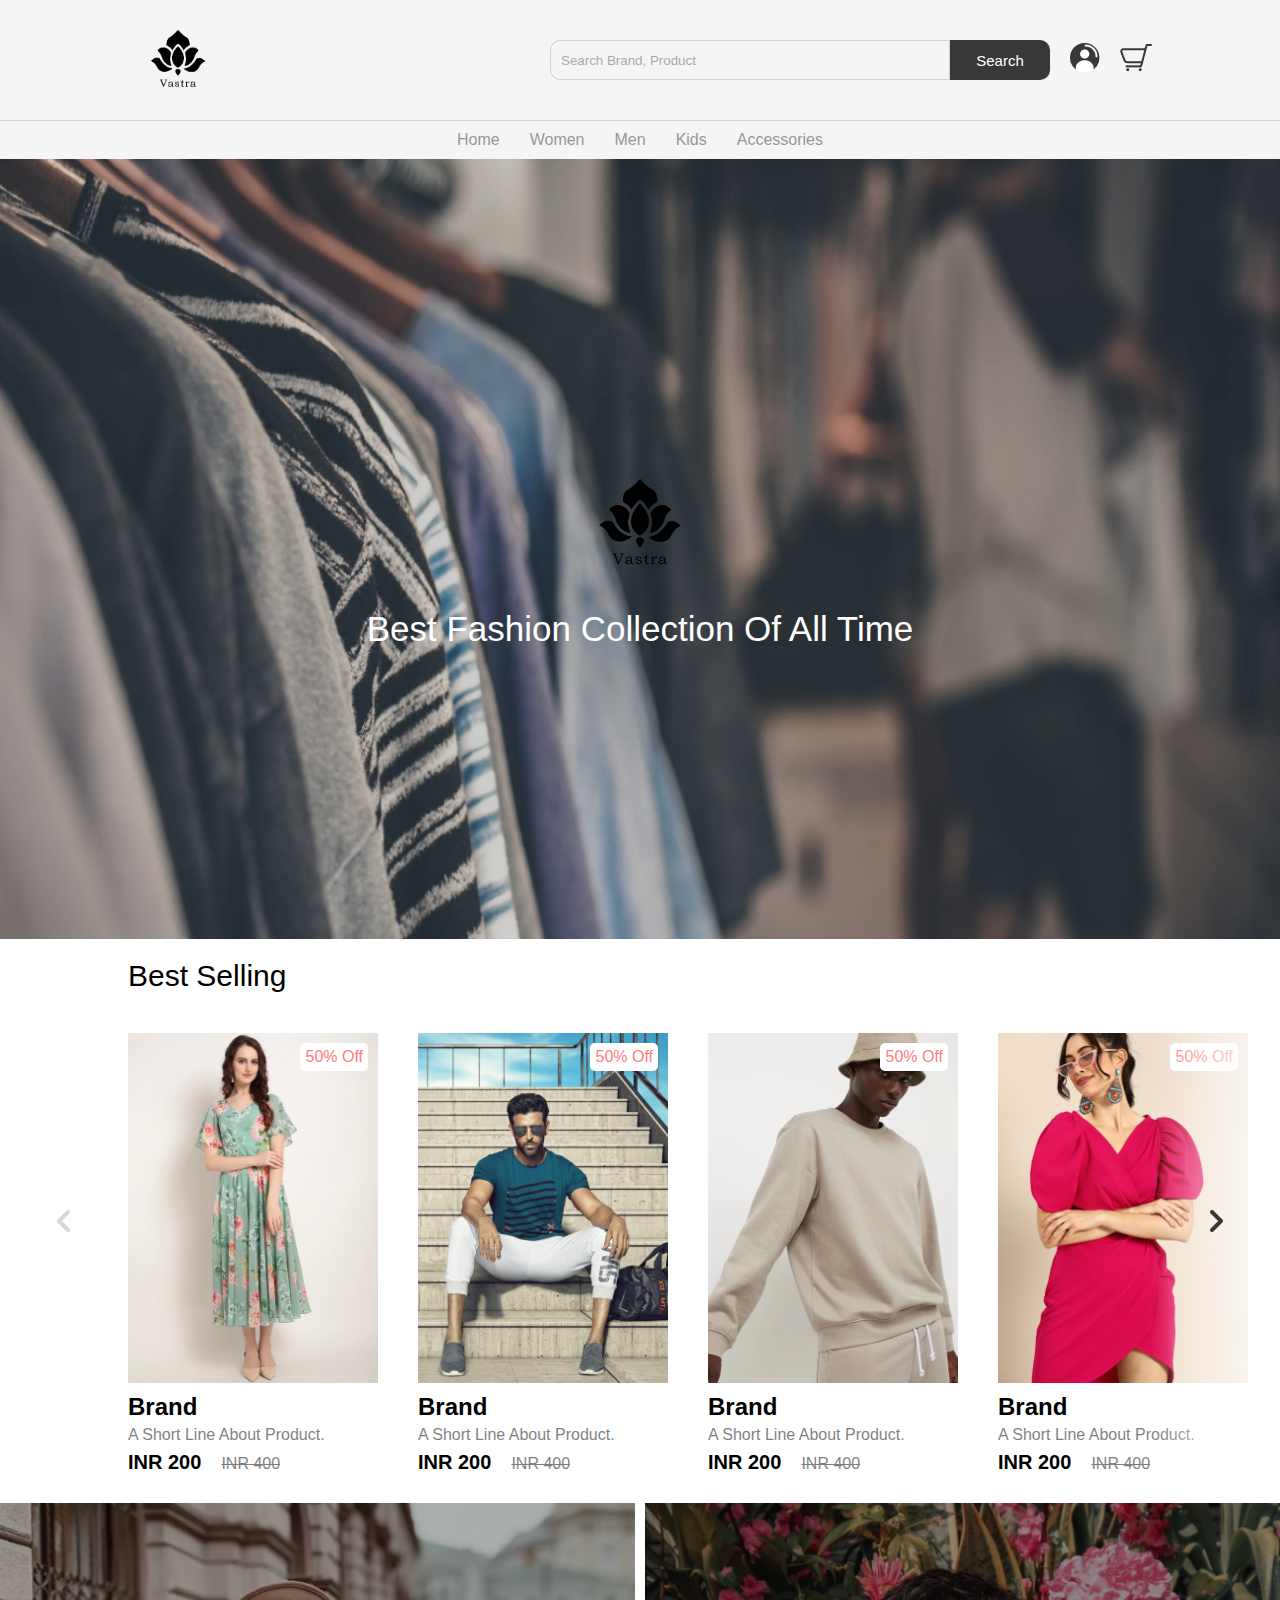
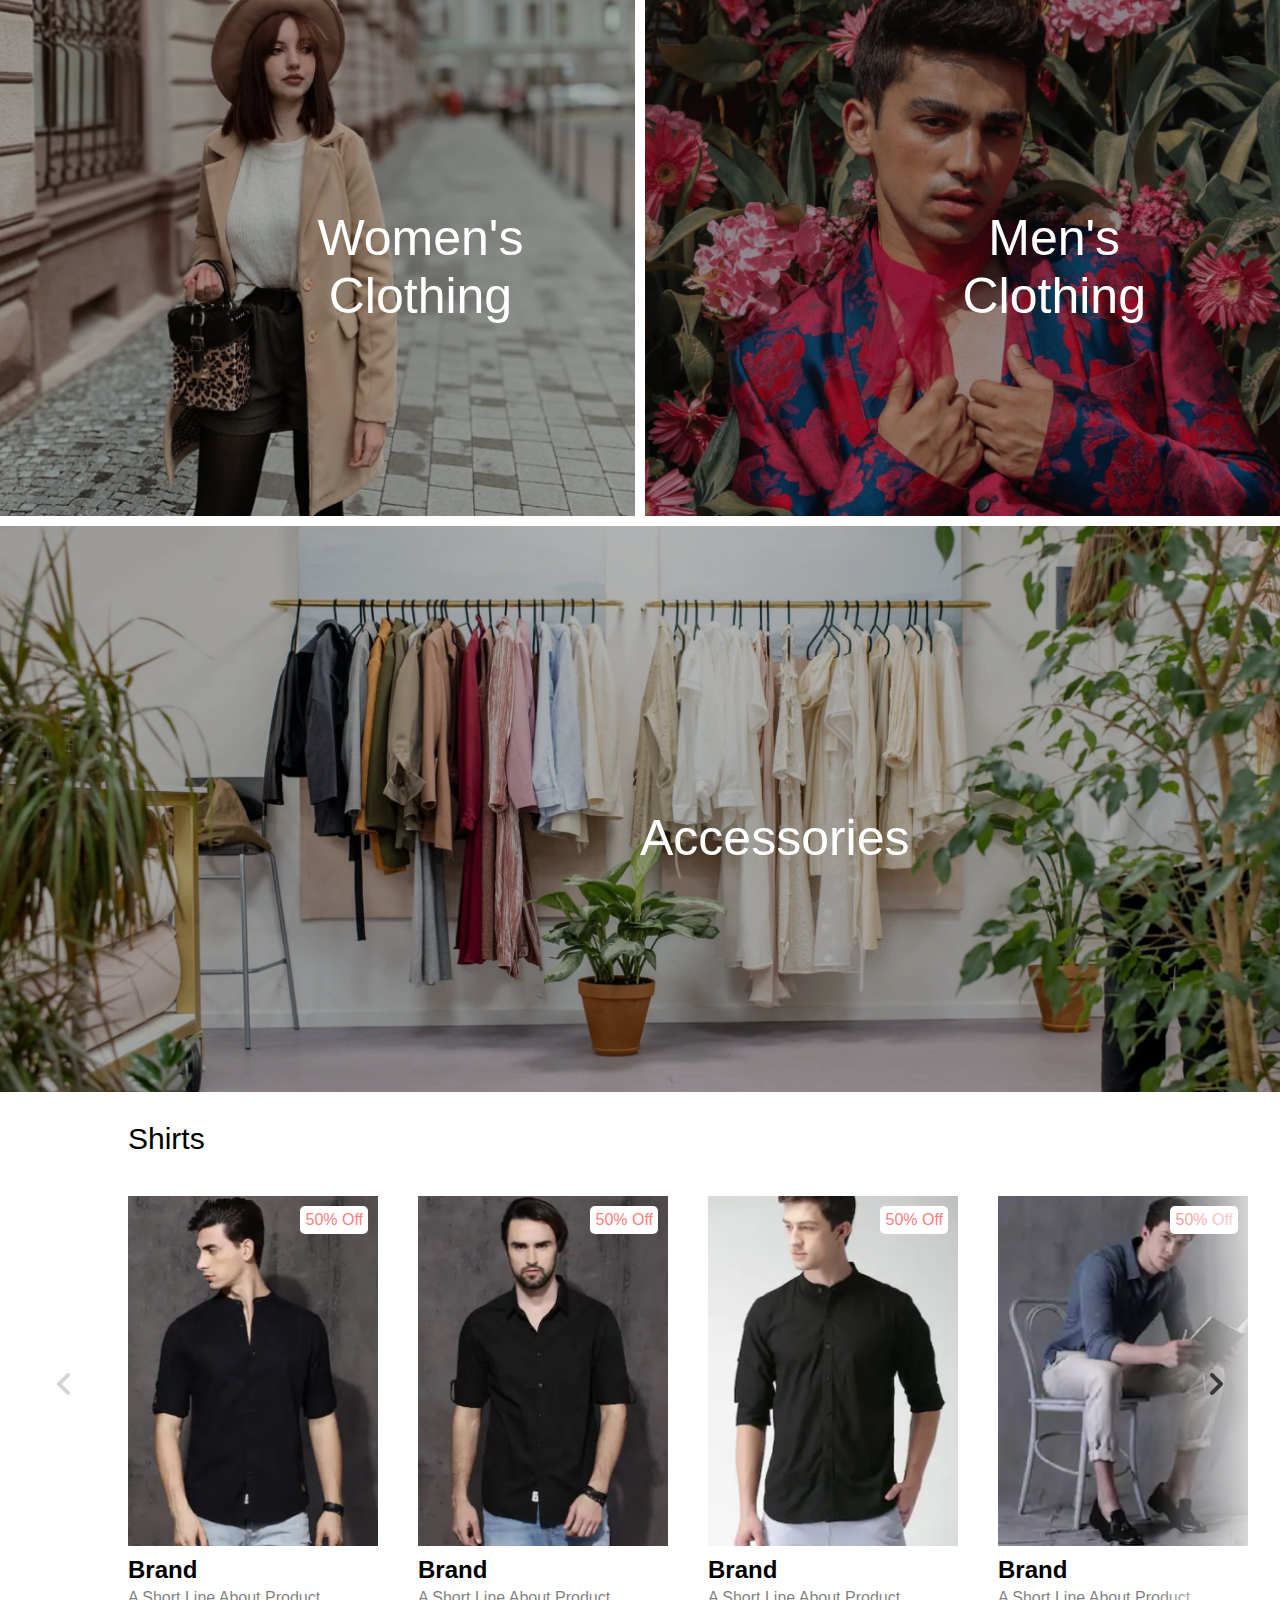
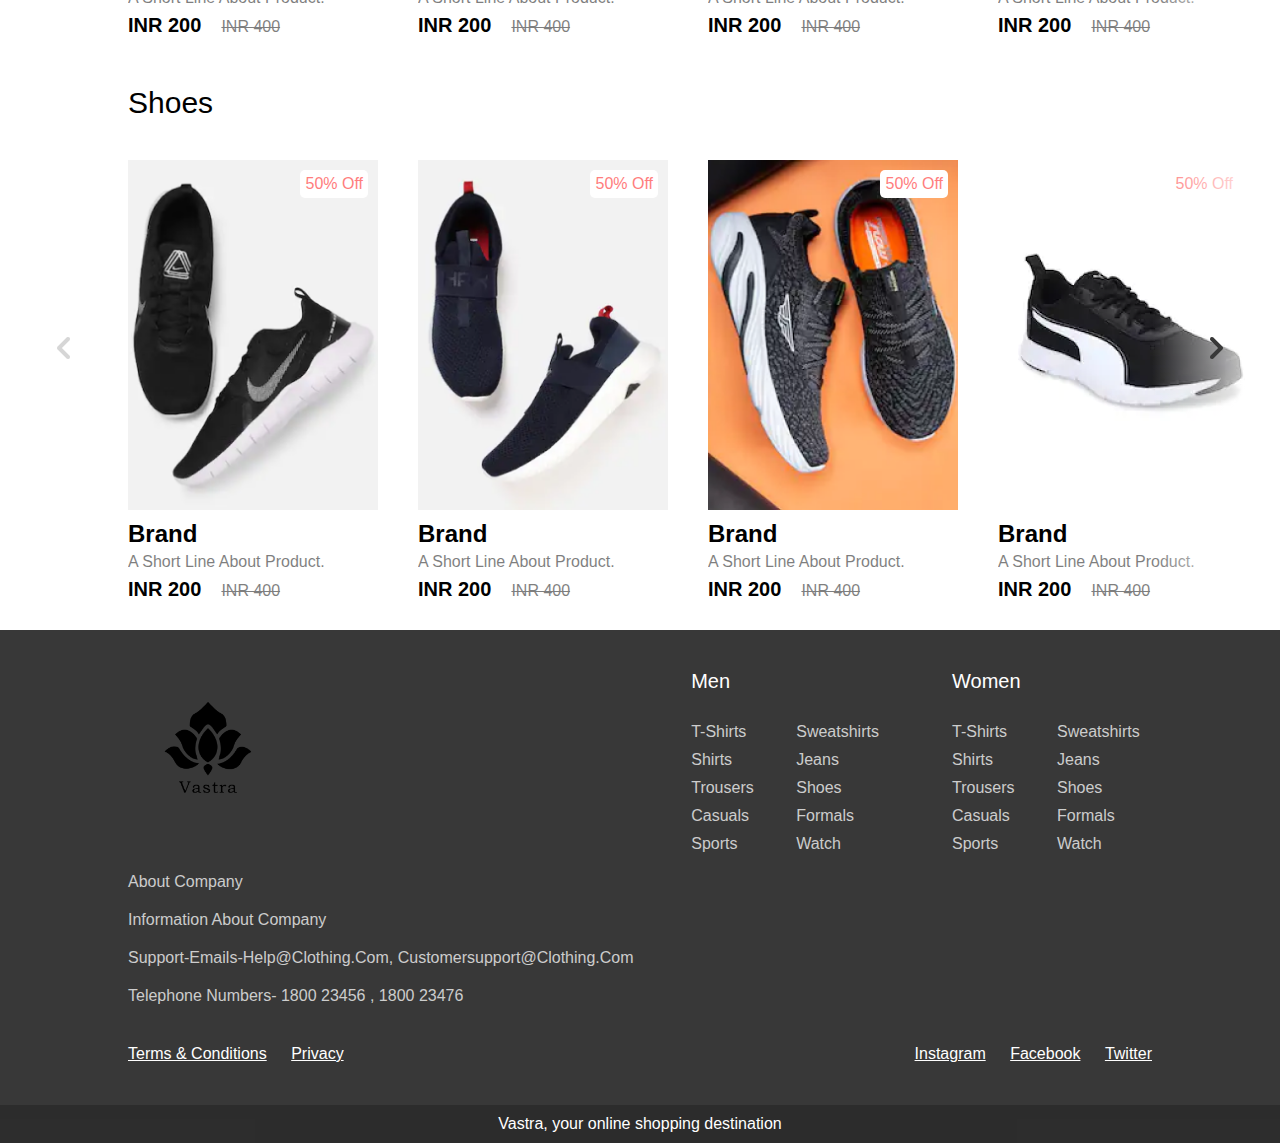
<file: index.html>
<!DOCTYPE html>
<html lang="en">
    <head>
        <meta charset="UTF-8">
        <meta http-equiv="X-UA-Compatible" content="IE=edge">
        <meta name="viewport" content="width=device-width, initial-scale=1.0">
        <title>Vastra - Best Apparels Online Store</title>

        <link rel="stylesheet" href="css/home.css">
    </head>
    <body>

        <nav class="navbar">
            <div class="nav">
            <img src="img/vastralogo.png" class="brand-logo" alt=""></img>
            <div class="nav-items">
               <div class="search">
                 <input type="text" class="search-box" placeholder="search brand, product"></input>
                 <button class="search-btn">search</button>
               </div>
               <a>
                   <img src="img/user.png"  id="user-img" alt="">
                   <div class="login-logout-popup hide">
                       <p class="account-info">Log in as, Name</p>
                       <button class="btn" id="user-btn">Log out</button>
                   </div>
                </a>
                <a href="#"><img src="img/cart.png" alt=""></img></a>
               </div>
            </div>
            <ul class="links-container">
                <li class="link-item"><a href="#" class="link">home</a></li>
                <li class="link-item"><a href="#" class="link">women</a></li>
                <li class="link-item"><a href="#" class="link">men</a></li>
                <li class="link-item"><a href="#" class="link">kids</a></li>
                <li class="link-item"><a href="#" class="link">accessories</a></li>
            </ul>
        </nav> 

        <!--hero section-->
        <header class="hero-section">
            <div class="content">
                <img src="img/vastralogo.png" class="logo" alt="">
                <p class="sub-heading">best fashion collection of all time</p>
            </div>
        </header>

        <!--cards-container-->
        <section class="product">
            <h2 class="product-category">Best Selling</h2>
            <button class="pre-btn"><img src="img/arrow.png"></img></button>
            <button class="nxt-btn"><img src="img/arrow.png"></img></button>
            <div class="product-container">
                <div class="product-card">
                    <div class="product-image">
                        <span class="discount-tag">50% off</span>
                        <img src="img/card1.png" class="product-thumb" alt=""></img>
                        <button class="card-btn">add to wishlist</button>
                    </div>
                    <div class="product-info">
                        <h2 class="product-brand">brand</h2>
                        <p class="product-short-des"> A short line about product.</p>
                        <span class="price">INR 200</span><span class="actual-price">INR 400</span>
                    </div>
                </div>

                <div class="product-card">
                    <div class="product-image">
                        <span class="discount-tag">50% off</span>
                        <img src="img/card2.png" class="product-thumb" alt=""></img>
                        <button class="card-btn">add to wishlist</button>
                    </div>
                    <div class="product-info">
                        <h2 class="product-brand">brand</h2>
                        <p class="product-short-des"> A short line about product.</p>
                        <span class="price">INR 200</span><span class="actual-price">INR 400</span>
                    </div>
                </div>

                <div class="product-card">
                    <div class="product-image">
                        <span class="discount-tag">50% off</span>
                        <img src="img/card3.png" class="product-thumb" alt=""></img>
                        <button class="card-btn">add to wishlist</button>
                    </div>
                    <div class="product-info">
                        <h2 class="product-brand">brand</h2>
                        <p class="product-short-des"> A short line about product.</p>
                        <span class="price">INR 200</span><span class="actual-price">INR 400</span>
                    </div>
                </div>

                <div class="product-card">
                    <div class="product-image">
                        <span class="discount-tag">50% off</span>
                        <img src="img/card4.png" class="product-thumb" alt=""></img>
                        <button class="card-btn">add to wishlist</button>
                    </div>
                    <div class="product-info">
                        <h2 class="product-brand">brand</h2>
                        <p class="product-short-des"> A short line about product.</p>
                        <span class="price">INR 200</span><span class="actual-price">INR 400</span>
                    </div>
                </div>

                <div class="product-card">
                    <div class="product-image">
                        <span class="discount-tag">50% off</span>
                        <img src="img/card5.png" class="product-thumb" alt=""></img>
                        <button class="card-btn">add to wishlist</button>
                    </div>
                    <div class="product-info">
                        <h2 class="product-brand">brand</h2>
                        <p class="product-short-des"> A short line about product.</p>
                        <span class="price">INR 200</span><span class="actual-price">INR 400</span>
                    </div>
                </div>

                <div class="product-card">
                    <div class="product-image">
                        <span class="discount-tag">50% off</span>
                        <img src="img/card6.png" class="product-thumb" alt=""></img>
                        <button class="card-btn">add to wishlist</button>
                    </div>
                    <div class="product-info">
                        <h2 class="product-brand">brand</h2>
                        <p class="product-short-des"> A short line about product.</p>
                        <span class="price">INR 200</span><span class="actual-price">INR 400</span>
                    </div>
                </div>

                <div class="product-card">
                    <div class="product-image">
                        <span class="discount-tag">50% off</span>
                        <img src="img/card7.png" class="product-thumb" alt=""></img>
                        <button class="card-btn">add to wishlist</button>
                    </div>
                    <div class="product-info">
                        <h2 class="product-brand">brand</h2>
                        <p class="product-short-des"> A short line about product.</p>
                        <span class="price">INR 200</span><span class="actual-price">INR 400</span>
                    </div>
                </div>

                <div class="product-card">
                    <div class="product-image">
                        <span class="discount-tag">50% off</span>
                        <img src="img/card8.png" class="product-thumb" alt=""></img>
                        <button class="card-btn">add to wishlist</button>
                    </div>
                    <div class="product-info">
                        <h2 class="product-brand">brand</h2>
                        <p class="product-short-des"> A short line about product.</p>
                        <span class="price">INR 200</span><span class="actual-price">INR 400</span>
                    </div>
                </div>
            </div>
        </section>
        
        <!--collections-->
        <section class="collection-container">
            <a href="#" class="collection">
                <img src="img/women-collection.png" alt=""></img>
                <p class="collection-title">women's<br>Clothing</p>
            </a>

            <a href="#" class="collection">
                <img src="img/men-collection.png" alt=""></img>
                <p class="collection-title">men's<br>Clothing</p>
            </a>

            <a href="#" class="collection">
                <img src="img/accessories-collection.png" alt=""></img>
                <p class="collection-title">accessories</p>
            </a>
        </section>
        <!--card-container-->
        <section class="product">
            <h2 class="product-category">Shirts</h2>
            <button class="pre-btn"><img src="img/arrow.png"></img></button>
            <button class="nxt-btn"><img src="img/arrow.png"></img></button>
            <div class="product-container">
                <div class="product-card">
                    <div class="product-image">
                        <span class="discount-tag">50% off</span>
                        <img src="img/card5.png" class="product-thumb" alt=""></img>
                        <button class="card-btn">add to wishlist</button>
                    </div>
                    <div class="product-info">
                        <h2 class="product-brand">brand</h2>
                        <p class="product-short-des"> A short line about product.</p>
                        <span class="price">INR 200</span><span class="actual-price">INR 400</span>
                    </div>
                </div>

                <div class="product-card">
                    <div class="product-image">
                        <span class="discount-tag">50% off</span>
                        <img src="img/card6.png" class="product-thumb" alt=""></img>
                        <button class="card-btn">add to wishlist</button>
                    </div>
                    <div class="product-info">
                        <h2 class="product-brand">brand</h2>
                        <p class="product-short-des"> A short line about product.</p>
                        <span class="price">INR 200</span><span class="actual-price">INR 400</span>
                    </div>
                </div>

                <div class="product-card">
                    <div class="product-image">
                        <span class="discount-tag">50% off</span>
                        <img src="img/card7.png" class="product-thumb" alt=""></img>
                        <button class="card-btn">add to wishlist</button>
                    </div>
                    <div class="product-info">
                        <h2 class="product-brand">brand</h2>
                        <p class="product-short-des"> A short line about product.</p>
                        <span class="price">INR 200</span><span class="actual-price">INR 400</span>
                    </div>
                </div>

                <div class="product-card">
                    <div class="product-image">
                        <span class="discount-tag">50% off</span>
                        <img src="img/card8.png" class="product-thumb" alt=""></img>
                        <button class="card-btn">add to wishlist</button>
                    </div>
                    <div class="product-info">
                        <h2 class="product-brand">brand</h2>
                        <p class="product-short-des"> A short line about product.</p>
                        <span class="price">INR 200</span><span class="actual-price">INR 400</span>
                    </div>
                </div>
            </div>
        </section>
        <!--card-container-->
        <section class="product">
            <h2 class="product-category">Shoes</h2>
            <button class="pre-btn"><img src="img/arrow.png"></img></button>
            <button class="nxt-btn"><img src="img/arrow.png"></img></button>
            <div class="product-container">
                <div class="product-card">
                    <div class="product-image">
                        <span class="discount-tag">50% off</span>
                        <img src="img/card9.png" class="product-thumb" alt=""></img>
                        <button class="card-btn">add to wishlist</button>
                    </div>
                    <div class="product-info">
                        <h2 class="product-brand">brand</h2>
                        <p class="product-short-des"> A short line about product.</p>
                        <span class="price">INR 200</span><span class="actual-price">INR 400</span>
                    </div>
                </div>

                <div class="product-card">
                    <div class="product-image">
                        <span class="discount-tag">50% off</span>
                        <img src="img/card10.png" class="product-thumb" alt=""></img>
                        <button class="card-btn">add to wishlist</button>
                    </div>
                    <div class="product-info">
                        <h2 class="product-brand">brand</h2>
                        <p class="product-short-des"> A short line about product.</p>
                        <span class="price">INR 200</span><span class="actual-price">INR 400</span>
                    </div>
                </div>

                <div class="product-card">
                    <div class="product-image">
                        <span class="discount-tag">50% off</span>
                        <img src="img/card11.png" class="product-thumb" alt=""></img>
                        <button class="card-btn">add to wishlist</button>
                    </div>
                    <div class="product-info">
                        <h2 class="product-brand">brand</h2>
                        <p class="product-short-des"> A short line about product.</p>
                        <span class="price">INR 200</span><span class="actual-price">INR 400</span>
                    </div>
                </div>

                <div class="product-card">
                    <div class="product-image">
                        <span class="discount-tag">50% off</span>
                        <img src="img/card12.png" class="product-thumb" alt=""></img>
                        <button class="card-btn">add to wishlist</button>
                    </div>
                    <div class="product-info">
                        <h2 class="product-brand">brand</h2>
                        <p class="product-short-des"> A short line about product.</p>
                        <span class="price">INR 200</span><span class="actual-price">INR 400</span>
                    </div>
                </div>
            </div>
        </section>
        
        <footer>
            <div class="footer-content">
                <img src="img/vastralogo.png" class="logo" alt=""></img>
                <div class="footer-ul-container">
                    <ul class="category">
                        <li class="category-title">men</li>
                        <li><a href="#" class="footer-link">t-shirts</a></li>
                        <li><a href="#" class="footer-link">sweatshirts</a></li>
                        <li><a href="#" class="footer-link">shirts</a></li>
                        <li><a href="#" class="footer-link">jeans</a></li>
                        <li><a href="#" class="footer-link">trousers</a></li>
                        <li><a href="#" class="footer-link">shoes</a></li>
                        <li><a href="#" class="footer-link">casuals</a></li>
                        <li><a href="#" class="footer-link">formals</a></li>
                        <li><a href="#" class="footer-link">sports</a></li>
                        <li><a href="#" class="footer-link">watch</a></li>
                    </ul>

                    <ul class="category">
                        <li class="category-title">women</li>
                        <li><a href="#" class="footer-link">t-shirts</a></li>
                        <li><a href="#" class="footer-link">sweatshirts</a></li>
                        <li><a href="#" class="footer-link">shirts</a></li>
                        <li><a href="#" class="footer-link">jeans</a></li>
                        <li><a href="#" class="footer-link">trousers</a></li>
                        <li><a href="#" class="footer-link">shoes</a></li>
                        <li><a href="#" class="footer-link">casuals</a></li>
                        <li><a href="#" class="footer-link">formals</a></li>
                        <li><a href="#" class="footer-link">sports</a></li>
                        <li><a href="#" class="footer-link">watch</a></li>
                    </ul>
                </div>
            </div>
            <p class="footer-title">about company</p>
            <p class="info">Information about company</p>
            <p class="info">support-emails-help@clothing.com,
                customersupport@clothing.com
            </p>

            <p class="info">Telephone Numbers- 1800 23456 , 1800 23476</p>
            <div class="footer-social-container">
                <div>
                    <a href="#" class="social-link">Terms & Conditions</a>
                    <a href="#" class="social-link">Privacy</a>
                </div>
                <div>
                    <a href="#" class="social-link">instagram</a>
                    <a href="#" class="social-link">facebook</a>
                    <a href="#" class="social-link">twitter</a>
                </div>
            </div>

            <p class="footer-credit">Vastra, your online shopping destination</p>
            
        </footer>
        
        <script src="js/home.js"></script>
        <script src="js/nav.js"></script>
        
    </body>
</html>
</file>
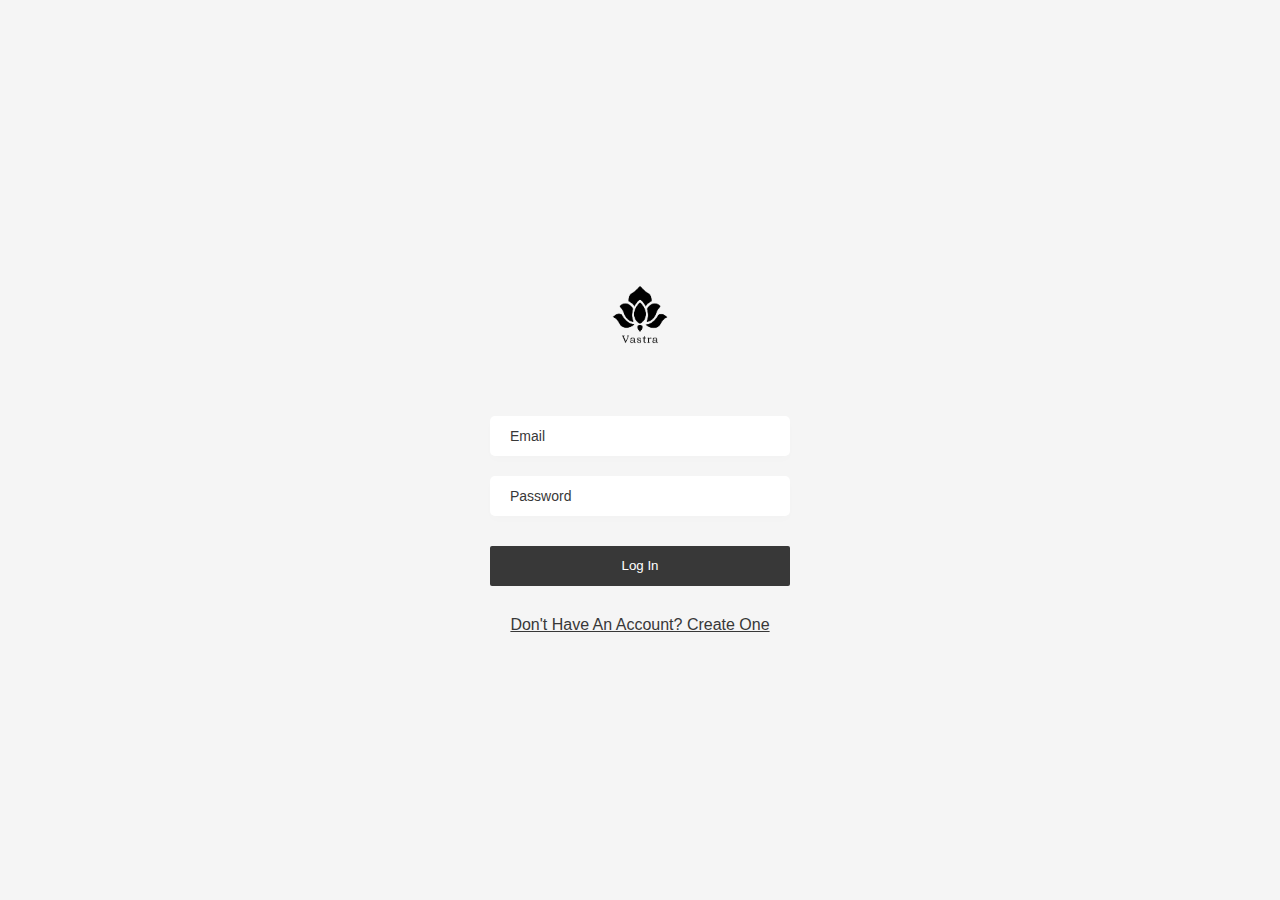
<file: login.html>
<!DOCTYPE html>
<html lang="en">
    <head>
        <meta charset="UTF-8">
        <meta http-equiv="X-UA-Compatible" content="IE=edge">
        <meta name="viewport" content="width=device-width, initial-scale=1.0">
        <title>Clothing : Log In</title>

        <link rel="stylesheet" href="css/signup.css">
        
    </head>
    <body>
        <img src="img/loader.gif" class="loader" alt="">

        <div class="alert-box">
            <img src="img/error.png" class="aler-img" alt="">
            <p class="alert-msg">Error message</p>
        </div>
        <div class="container">
            <img src="img/vastralogo.png" class="logo" alt="">
            <div>
                <input type="email" autocomplete="off" id="email" placeholder="email">
                <input type="password" autocomplete="off" id="password" placeholder="password">
                <button class="submit-btn">log in</button>
            </div>
            <a href="/signup" class="link">Don't have an account? Create one</a>
        </div>

        <script src="js/token.js"></script>
        <script src="js/form.js"></script>
    </body>
</html>
</file>
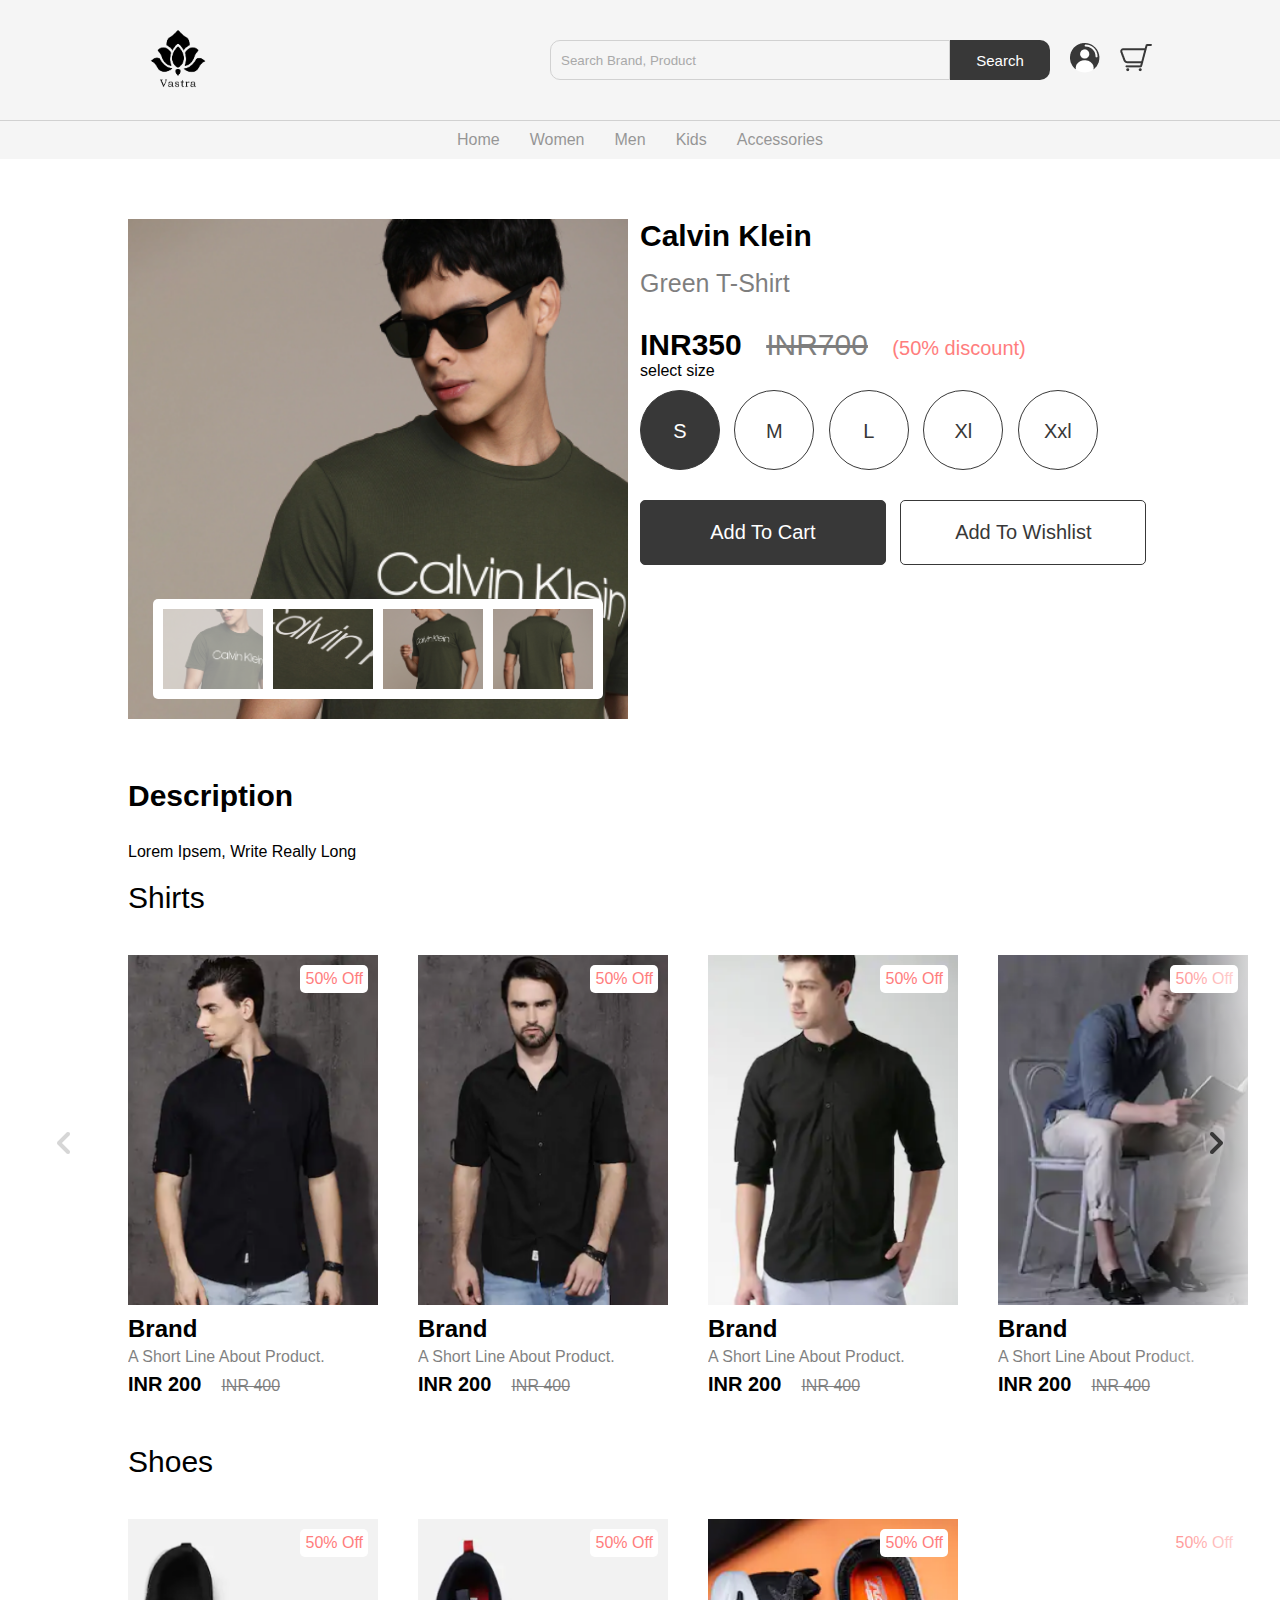
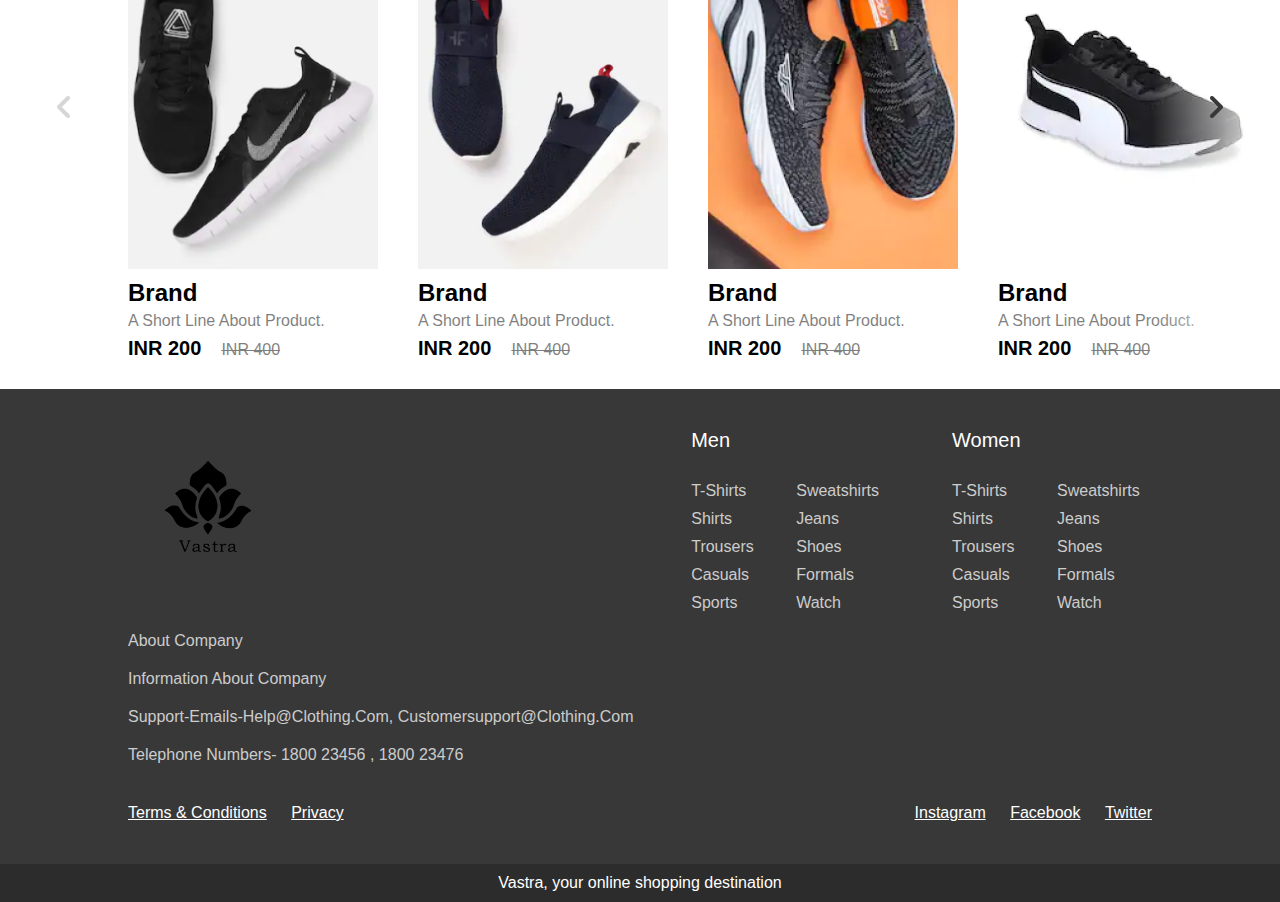
<file: product.html>
<!DOCTYPE html>
<html lang="en">
    <head>
        <meta charset="UTF-8">
        <meta http-equiv="X-UA-Compatible" content="IE=edge">
        <meta name="viewport" content="width=device-width, initial-scale=1.0">
        <title>Product</title>

        <link rel="stylesheet" href="css/home.css">
        <link rel="stylesheet" href="css/product.css">
    </head>
    <body>
        <nav class="navbar">
            <div class="nav">
            <img src="img/vastralogo.png" class="brand-logo" alt=""></img>
            <div class="nav-items">
               <div class="search">
                 <input type="text" class="search-box" placeholder="search brand, product"></input>
                 <button class="search-btn">search</button>
               </div>
               <a href="#"><img src="img/user.png" alt=""></img></a>
               <a href="#"><img src="img/cart.png" alt=""></img></a>
               </div>
            </div>
            <ul class="links-container">
                <li class="link-item"><a href="#" class="link">home</a></li>
                <li class="link-item"><a href="#" class="link">women</a></li>
                <li class="link-item"><a href="#" class="link">men</a></li>
                <li class="link-item"><a href="#" class="link">kids</a></li>
                <li class="link-item"><a href="#" class="link">accessories</a></li>
            </ul>
        </nav>

        <section class="product-details">
            <div class="image-slider">
                <div class="product-images">
                    <img src="img/product image 1.png" class="active" alt="">
                    <img src="img/product image 2.png" alt="">
                    <img src="img/product image 3.png" alt="">
                    <img src="img/product image 4.png" alt="">
                </div>
            </div>

            <div class="details">
                <h2 class="product-brand">Calvin Klein</h2>
                <p class="product-short-des">Green t-shirt</p>
                <span class="product-price">INR350</span>
                <span class="product-actual-price">INR700</span>
                <span class="product-discount">(50% discount)</span>

                <p class="product-sub-heading">select size</p>

                <input type="radio" name="size" value="s"  checked hidden id="s-size"></input>
                <label for="s-size" class="size-radio-btn check">s</label>

                <input type="radio" name="size" value="m" hidden id="s-size"></input>
                <label for="m-size" class="size-radio-btn">m</label>

                <input type="radio" name="size" value="l" hidden id="s-size"></input>
                <label for="l-size" class="size-radio-btn">l</label>

                <input type="radio" name="size" value="xl" hidden id="s-size"></input>
                <label for="xl-size" class="size-radio-btn">xl</label>

                <input type="radio" name="size" value="xxl" hidden id="s-size"></input>
                <label for="xl-size" class="size-radio-btn">xxl</label>

                <button class="btn cart-btn">add to cart</button>
                <button class="btn">add to wishlist</button>
            </div>
        </section>

        <section class="detail-des">
            <h2 class="heading">description</h2>
            <p class="des"> lorem ipsem, write really long</p>
        </section>

        <!--card-container-->
        <section class="product">
            <h2 class="product-category">Shirts</h2>
            <button class="pre-btn"><img src="img/arrow.png"></img></button>
            <button class="nxt-btn"><img src="img/arrow.png"></img></button>
            <div class="product-container">
                <div class="product-card">
                    <div class="product-image">
                        <span class="discount-tag">50% off</span>
                        <img src="img/card5.png" class="product-thumb" alt=""></img>
                        <button class="card-btn">add to wishlist</button>
                    </div>
                    <div class="product-info">
                        <h2 class="product-brand">brand</h2>
                        <p class="product-short-des"> A short line about product.</p>
                        <span class="price">INR 200</span><span class="actual-price">INR 400</span>
                    </div>
                </div>

                <div class="product-card">
                    <div class="product-image">
                        <span class="discount-tag">50% off</span>
                        <img src="img/card6.png" class="product-thumb" alt=""></img>
                        <button class="card-btn">add to wishlist</button>
                    </div>
                    <div class="product-info">
                        <h2 class="product-brand">brand</h2>
                        <p class="product-short-des"> A short line about product.</p>
                        <span class="price">INR 200</span><span class="actual-price">INR 400</span>
                    </div>
                </div>

                <div class="product-card">
                    <div class="product-image">
                        <span class="discount-tag">50% off</span>
                        <img src="img/card7.png" class="product-thumb" alt=""></img>
                        <button class="card-btn">add to wishlist</button>
                    </div>
                    <div class="product-info">
                        <h2 class="product-brand">brand</h2>
                        <p class="product-short-des"> A short line about product.</p>
                        <span class="price">INR 200</span><span class="actual-price">INR 400</span>
                    </div>
                </div>

                <div class="product-card">
                    <div class="product-image">
                        <span class="discount-tag">50% off</span>
                        <img src="img/card8.png" class="product-thumb" alt=""></img>
                        <button class="card-btn">add to wishlist</button>
                    </div>
                    <div class="product-info">
                        <h2 class="product-brand">brand</h2>
                        <p class="product-short-des"> A short line about product.</p>
                        <span class="price">INR 200</span><span class="actual-price">INR 400</span>
                    </div>
                </div>
            </div>
        </section>
        <!--card-container-->
        <section class="product">
            <h2 class="product-category">Shoes</h2>
            <button class="pre-btn"><img src="img/arrow.png"></img></button>
            <button class="nxt-btn"><img src="img/arrow.png"></img></button>
            <div class="product-container">
                <div class="product-card">
                    <div class="product-image">
                        <span class="discount-tag">50% off</span>
                        <img src="img/card9.png" class="product-thumb" alt=""></img>
                        <button class="card-btn">add to wishlist</button>
                    </div>
                    <div class="product-info">
                        <h2 class="product-brand">brand</h2>
                        <p class="product-short-des"> A short line about product.</p>
                        <span class="price">INR 200</span><span class="actual-price">INR 400</span>
                    </div>
                </div>

                <div class="product-card">
                    <div class="product-image">
                        <span class="discount-tag">50% off</span>
                        <img src="img/card10.png" class="product-thumb" alt=""></img>
                        <button class="card-btn">add to wishlist</button>
                    </div>
                    <div class="product-info">
                        <h2 class="product-brand">brand</h2>
                        <p class="product-short-des"> A short line about product.</p>
                        <span class="price">INR 200</span><span class="actual-price">INR 400</span>
                    </div>
                </div>

                <div class="product-card">
                    <div class="product-image">
                        <span class="discount-tag">50% off</span>
                        <img src="img/card11.png" class="product-thumb" alt=""></img>
                        <button class="card-btn">add to wishlist</button>
                    </div>
                    <div class="product-info">
                        <h2 class="product-brand">brand</h2>
                        <p class="product-short-des"> A short line about product.</p>
                        <span class="price">INR 200</span><span class="actual-price">INR 400</span>
                    </div>
                </div>

                <div class="product-card">
                    <div class="product-image">
                        <span class="discount-tag">50% off</span>
                        <img src="img/card12.png" class="product-thumb" alt=""></img>
                        <button class="card-btn">add to wishlist</button>
                    </div>
                    <div class="product-info">
                        <h2 class="product-brand">brand</h2>
                        <p class="product-short-des"> A short line about product.</p>
                        <span class="price">INR 200</span><span class="actual-price">INR 400</span>
                    </div>
                </div>
            </div>
        </section>

        <footer>
            <div class="footer-content">
                <img src="img/vastralogo.png" class="logo" alt=""></img>
                <div class="footer-ul-container">
                    <ul class="category">
                        <li class="category-title">men</li>
                        <li><a href="#" class="footer-link">t-shirts</a></li>
                        <li><a href="#" class="footer-link">sweatshirts</a></li>
                        <li><a href="#" class="footer-link">shirts</a></li>
                        <li><a href="#" class="footer-link">jeans</a></li>
                        <li><a href="#" class="footer-link">trousers</a></li>
                        <li><a href="#" class="footer-link">shoes</a></li>
                        <li><a href="#" class="footer-link">casuals</a></li>
                        <li><a href="#" class="footer-link">formals</a></li>
                        <li><a href="#" class="footer-link">sports</a></li>
                        <li><a href="#" class="footer-link">watch</a></li>
                    </ul>

                    <ul class="category">
                        <li class="category-title">women</li>
                        <li><a href="#" class="footer-link">t-shirts</a></li>
                        <li><a href="#" class="footer-link">sweatshirts</a></li>
                        <li><a href="#" class="footer-link">shirts</a></li>
                        <li><a href="#" class="footer-link">jeans</a></li>
                        <li><a href="#" class="footer-link">trousers</a></li>
                        <li><a href="#" class="footer-link">shoes</a></li>
                        <li><a href="#" class="footer-link">casuals</a></li>
                        <li><a href="#" class="footer-link">formals</a></li>
                        <li><a href="#" class="footer-link">sports</a></li>
                        <li><a href="#" class="footer-link">watch</a></li>
                    </ul>
                </div>
            </div>
            <p class="footer-title">about company</p>
            <p class="info">Information about company</p>
            <p class="info">support-emails-help@clothing.com,
                customersupport@clothing.com
            </p>

            <p class="info">Telephone Numbers- 1800 23456 , 1800 23476</p>
            <div class="footer-social-container">
                <div>
                    <a href="#" class="social-link">Terms & Conditions</a>
                    <a href="#" class="social-link">Privacy</a>
                </div>
                <div>
                    <a href="#" class="social-link">instagram</a>
                    <a href="#" class="social-link">facebook</a>
                    <a href="#" class="social-link">twitter</a>
                </div>
            </div>

            <p class="footer-credit">Vastra, your online shopping destination</p>   
        </footer>

        <script src="js/home.js"></script>
        <script src="js/product.js"></script>
    </body>
</html>
</file>
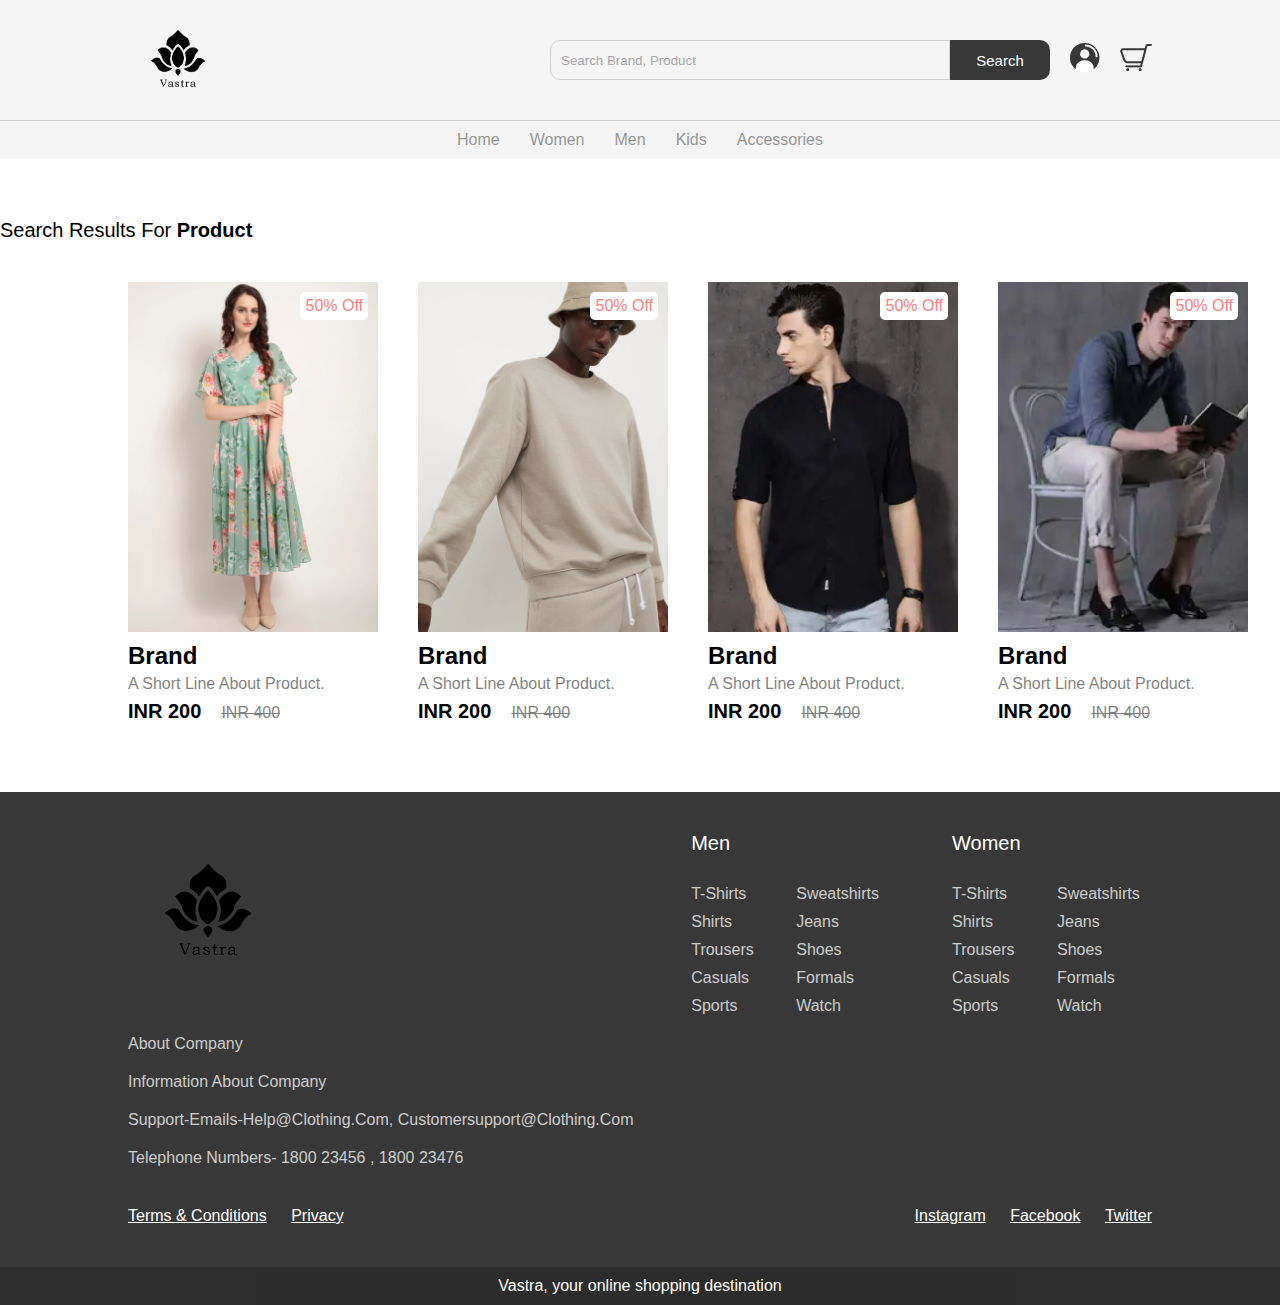
<file: search.html>
<!DOCTYPE html>
<html lang="en">
    <head>
        <meta charset="UTF-8">
        <meta http-equiv="X-UA-Compatible" content="IE=edge">
        <meta name="viewport" content="width=device-width, initial-scale=1.0">
        <title>Search Page</title>

        <link rel="stylesheet" href="css/home.css">
        <link rel="stylesheet" href="css/search.css">
    </head>
    <body>
        <nav class="navbar">
            <div class="nav">
            <img src="img/vastralogo.png" class="brand-logo" alt=""></img>
            <div class="nav-items">
               <div class="search">
                 <input type="text" class="search-box" placeholder="search brand, product"></input>
                 <button class="search-btn">search</button>
               </div>
               <a href="#"><img src="img/user.png" alt=""></img></a>
               <a href="#"><img src="img/cart.png" alt=""></img></a>
               </div>
            </div>
            <ul class="links-container">
                <li class="link-item"><a href="#" class="link">home</a></li>
                <li class="link-item"><a href="#" class="link">women</a></li>
                <li class="link-item"><a href="#" class="link">men</a></li>
                <li class="link-item"><a href="#" class="link">kids</a></li>
                <li class="link-item"><a href="#" class="link">accessories</a></li>
            </ul>
        </nav>

        <section class="search-results">
            <h2 class="heading">search results for <span>product</span></h2>
            <div class="product-container">
                <div class="product-card">
                    <div class="product-image">
                        <span class="discount-tag">50% off</span>
                        <img src="img/card1.png" class="product-thumb" alt=""></img>
                        <button class="card-btn">add to wishlist</button>
                    </div>
                    <div class="product-info">
                        <h2 class="product-brand">brand</h2>
                        <p class="product-short-des"> A short line about product.</p>
                        <span class="price">INR 200</span><span class="actual-price">INR 400</span>
                    </div>
                </div>

                <div class="product-card">
                    <div class="product-image">
                        <span class="discount-tag">50% off</span>
                        <img src="img/card3.png" class="product-thumb" alt=""></img>
                        <button class="card-btn">add to wishlist</button>
                    </div>
                    <div class="product-info">
                        <h2 class="product-brand">brand</h2>
                        <p class="product-short-des"> A short line about product.</p>
                        <span class="price">INR 200</span><span class="actual-price">INR 400</span>
                    </div>
                </div>

                <div class="product-card">
                    <div class="product-image">
                        <span class="discount-tag">50% off</span>
                        <img src="img/card5.png" class="product-thumb" alt=""></img>
                        <button class="card-btn">add to wishlist</button>
                    </div>
                    <div class="product-info">
                        <h2 class="product-brand">brand</h2>
                        <p class="product-short-des"> A short line about product.</p>
                        <span class="price">INR 200</span><span class="actual-price">INR 400</span>
                    </div>
                </div>

                

                <div class="product-card">
                    <div class="product-image">
                        <span class="discount-tag">50% off</span>
                        <img src="img/card8.png" class="product-thumb" alt=""></img>
                        <button class="card-btn">add to wishlist</button>
                    </div>
                    <div class="product-info">
                        <h2 class="product-brand">brand</h2>
                        <p class="product-short-des"> A short line about product.</p>
                        <span class="price">INR 200</span><span class="actual-price">INR 400</span>
                    </div>
                </div>
            </div>

        </section>

        <footer>
            <div class="footer-content">
                <img src="img/vastralogo.png" class="logo" alt=""></img>
                <div class="footer-ul-container">
                    <ul class="category">
                        <li class="category-title">men</li>
                        <li><a href="#" class="footer-link">t-shirts</a></li>
                        <li><a href="#" class="footer-link">sweatshirts</a></li>
                        <li><a href="#" class="footer-link">shirts</a></li>
                        <li><a href="#" class="footer-link">jeans</a></li>
                        <li><a href="#" class="footer-link">trousers</a></li>
                        <li><a href="#" class="footer-link">shoes</a></li>
                        <li><a href="#" class="footer-link">casuals</a></li>
                        <li><a href="#" class="footer-link">formals</a></li>
                        <li><a href="#" class="footer-link">sports</a></li>
                        <li><a href="#" class="footer-link">watch</a></li>
                    </ul>

                    <ul class="category">
                        <li class="category-title">women</li>
                        <li><a href="#" class="footer-link">t-shirts</a></li>
                        <li><a href="#" class="footer-link">sweatshirts</a></li>
                        <li><a href="#" class="footer-link">shirts</a></li>
                        <li><a href="#" class="footer-link">jeans</a></li>
                        <li><a href="#" class="footer-link">trousers</a></li>
                        <li><a href="#" class="footer-link">shoes</a></li>
                        <li><a href="#" class="footer-link">casuals</a></li>
                        <li><a href="#" class="footer-link">formals</a></li>
                        <li><a href="#" class="footer-link">sports</a></li>
                        <li><a href="#" class="footer-link">watch</a></li>
                    </ul>
                </div>
            </div>
            <p class="footer-title">about company</p>
            <p class="info">Information about company</p>
            <p class="info">support-emails-help@clothing.com,
                customersupport@clothing.com
            </p>

            <p class="info">Telephone Numbers- 1800 23456 , 1800 23476</p>
            <div class="footer-social-container">
                <div>
                    <a href="#" class="social-link">Terms & Conditions</a>
                    <a href="#" class="social-link">Privacy</a>
                </div>
                <div>
                    <a href="#" class="social-link">instagram</a>
                    <a href="#" class="social-link">facebook</a>
                    <a href="#" class="social-link">twitter</a>
                </div>
            </div>

            <p class="footer-credit">Vastra, your online shopping destination</p>   
        </footer>
    </body>
</html>
</file>
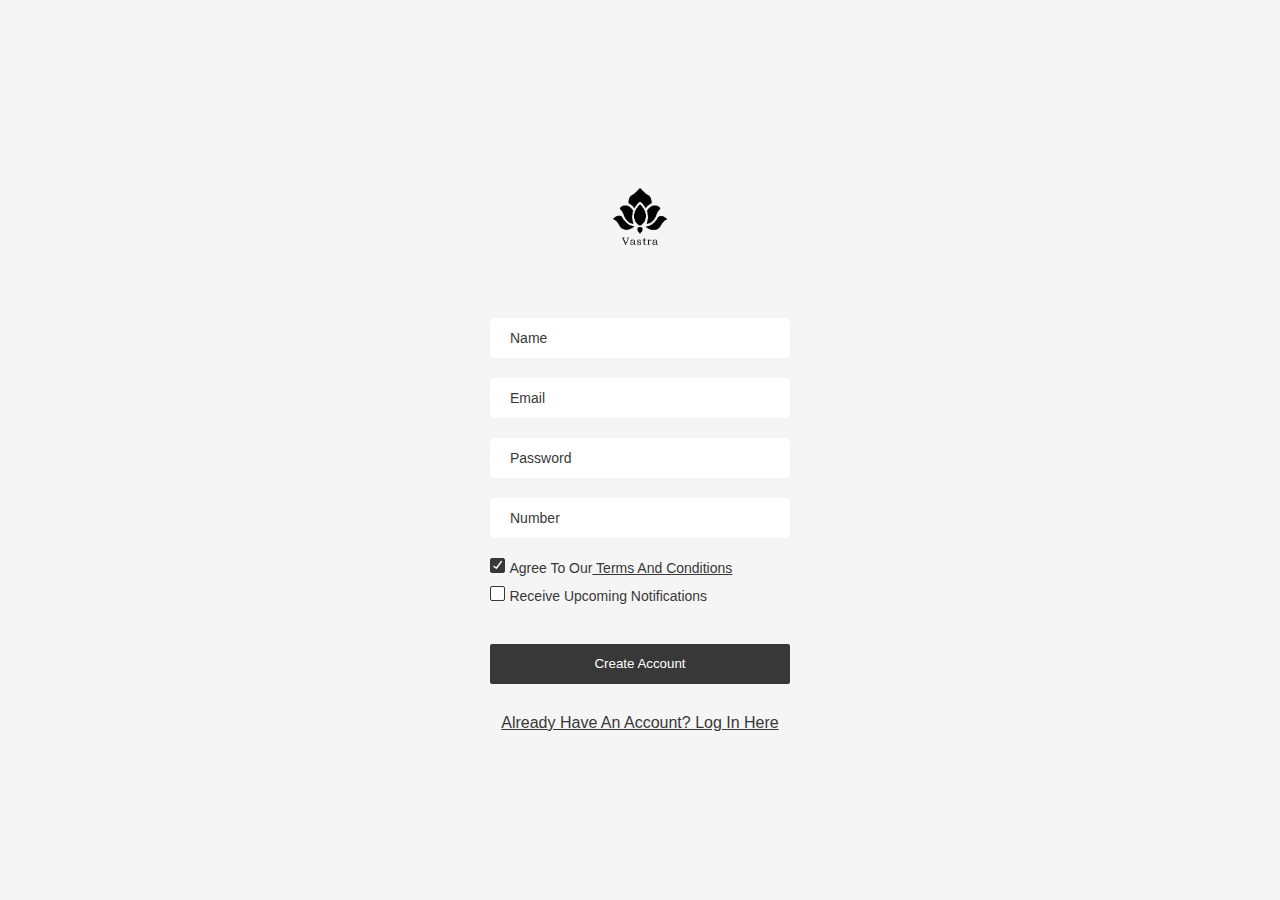
<file: signup.html>
<!DOCTYPE html>
<html lang="en">
    <head>
        <meta charset="UTF-8">
        <meta http-equiv="X-UA-Compatible" content="IE=edge">
        <meta name="viewport" content="width=device-width, initial-scale=1.0">
        <title>Clothing : Create Acccount</title>

        <link rel="stylesheet" href="css/signup.css">
        
    </head>
    <body>

        <img src="img/loader.gif" class="loader" alt="">

        <div class="alert-box">
            <img src="img/error.png" class="aler-img" alt="">
            <p class="alert-msg">Error message</p>
        </div>
        <div class="container">
            <img src="img/vastralogo.png" class="logo" alt="">
            <div>
                <input type="text" autocomplete="off" id="Name" placeholder="Name">
                <input type="email" autocomplete="off" id="email" placeholder="email">
                <input type="password" autocomplete="off" id="password" placeholder="password">
                <input type="text" autocomplete="off" id="number" placeholder="number">
                <input type="checkbox" checked class="checkbox" id="terms-and-cond">
                <label for="terms-and-cond">agree to our<a href=""> terms and conditions</a></label>
                <br>
                <input type="checkbox" class="checkbox" id="notification">
                <label for="notification">receive upcoming notifications</label>
                <button class="submit-btn">create account</button>
            </div>
            <a href="/login" class="link">already have an account? Log in here</a>
        </div>
        
        <script src="js/form.js"></script>
        <script src="js/token.js"></script>
    </body>
</html>
</file>
<file: css/home.css>
@import 'nav.css';
@import 'footer.css';

.hero-section{
    width: 100%;
    height: calc(100vh - 120px);
    background-image: url('../img/header.png');
    background-size: cover;
    display: flex;
    justify-content: center;
    align-items: center;
}

.hero-section .logo{
    height: 150px;
    display: block;
    margin: auto;
}

.hero-section .sub-heading{
    margin-top: 10px;
    text-align: center;
    color: #fff;
    text-transform: capitalize;
    font-size: 35px;
    font-weight: 300;
}

/*product*/

.product{
    position: relative;
    overflow: hidden;
    padding: 20px 0;
}

.product-category{
    padding: 0 10vw;
    font-size: 30px;
    font-weight: 500;
    margin-bottom:40px;
    text-transform: capitalize;
}

.product-container{
    padding: 0 10vw;
    display: flex;
    overflow-x: auto;
    scroll-behavior:smooth;
}

.product-container::-webkit-scrollbar{
    display: none;
}

.product-card{
    flex: 0 0 auto;
    width: 250px;
    height: 450px;
    margin-right: 40px;
}

.product-image{
    position: relative;
    width: 100%;
    height: 350px;
    overflow: hidden;
}

.product-thumb{
    width: 100%;
    height:350px;
    object-fit: cover;
}

.discount-tag{
    position: absolute;
    background: #fff;
    padding: 5px;
    border-radius: 5px;
    color: #ff7d7d;
    right: 10px;
    top: 10px;
    text-transform: capitalize;
}

.card-btn{
    position: absolute;
    bottom: 10px;
    left:50%;
    transform: translateX(-50%);
    padding: 10px;
    width: 90%;
    text-transform: capitalize;
    border: none;
    outline: none;
    background: #fff;
    border-radius: 5px;
    transition: 0.5s;
    cursor: pointer;
    opacity: 0;
}

.product-card:hover .card-btn{
    opacity: 1;
}

.card-btn:hover{
    background: #efefef;
}

.product-info{
    width: 100%;
    height: 100px;
    padding-top: 10px;
}

.product-brand{
    text-transform: capitalize;
}

.product-short-des{
    width:100% ;
    height: 20px;
    line-height: hidden;
    overflow: hidden;
    opacity:0.5;
    text-transform: capitalize;
    margin:5px 0;
}

.price{
    font-weight: 900;
    font-size: 20px;
}

.actual-price{
    margin-left: 20px;
    opacity:0.5;
    text-decoration: line-through;
}

.pre-btn, .nxt-btn{
    border: none;
    width: 10vw;
    height: 100%;
    position: absolute;
    top:0;
    display: flex;
    justify-content: center;
    align-items: center;
    background:linear-gradient(90deg,rgba(255,255,255,0) 0%,#fff 100%);
    cursor: pointer;
    z-index: 8;
}

.pre-btn{
    left: 0;
    transform: rotate(180deg);
}

.nxt-btn{
    right: 0;
}

.pre-btn{
    opacity:0.2;
}

.pre-btn:hover img, .nxt-btn:hover img{
    opacity: 1;
}

/*collections*/

.collection-container{
    width: 100%;
    display: grid;
    grid-template-columns: repeat(2,1fr);
    grid-gap: 10px;
}

.collection{
    position:relative;
}

.collection img{
    width: 100%;
    height: 100%;
    object-fit: cover;
}

.collection p{
    position: absolute;
    top: 50%;
    left: 50%;
    transform: translateX(-50%, -50%);
    text-align: center;
    color: #fff;
    font-size: 50px;
    text-transform: capitalize;
}

.collection:nth-child(3){
    grid-column: span 2;
    margin-bottom: 10px;
}
</file>
<file: css/signup.css>
*{
    margin: 0;
    padding: 0;
    box-sizing: border-box;
}

body{
    width: 100%;
    min-height: 100vh;
    display: flex;
    justify-content: center;
    align-items: center;
    background: #f5f5f5;
    font-family: 'roboto' , sans-serif;
}

.loader{
    position: absolute;
    top: 50%;
    left: 50%;
    transform: translate(-50%,-50%);
    width: 100px;
    display: none;
}

.logo{
    height: 100px;
    display: block;
    margin: 0 auto 50px;
}

input[type="text"],
input[type="password"],
input[type="email"],
textarea{
    display: block;
    width: 300px;
    height: 40px;
    padding: 20px;
    border-radius: 5px;
    background: #fff;
    border: none;
    outline: none;
    margin: 20px 0;
    text-transform: capitalize;
    color: #383838;
    font-size: 14px;
    box-shadow: 0 4px 10px rgba(0,0,0, 0.01);
    font-family: 'roboto',sans-serif;
}

::placeholder{
    color: #383838;
}

.submit-btn{
    width: 300px;
    height: 40px;
    text-align: center;
    line-height: 40px;
    background: #383838;
    color: #fff;
    border-radius: 2px;
    text-transform: capitalize;
    border: none;
    cursor: pointer;
    display: block;
    margin: 30px 0;
}

.checkbox{
    -webkit-appearance: none;
    position: relative;
    width: 15px;
    height: 15px;
    background:#fff;
    border-radius: 2px;
    border: 1px solid #383838;
    cursor: pointer;
}

.checkbox:checked{
    background: #383838;
}

.checkbox::after{
    content: '';
    position: absolute;
    top: 60%;
    left: 50%;
    transform: translate(-50%,-50%);
    width: 80%;
    height: 100%;
    pointer-events: none;
    background-image: url(../img/check.png);
    background-size: contain;
    background-repeat: no-repeat;
    display: none;
}

.checkbox:checked:after{
    display: block;
}

label{
    text-transform: capitalize;
    display: inline-block;
    margin-bottom: 10px;
    font-size: 14px;
    color: #383838;
}

label a{
    color: #383838;
}

.link{
    color: #383838;
    text-transform: capitalize;
    text-align: center;
    display: block;
}

/*alert*/
.alert-box{
    width: 300px;
    min-height: 150px;
    background: #fff;
    border-radius: 10px;
    box-shadow: 0 5px 100px rgba(0,0,0, 0.05);
    position: absolute;
    top: 50%;
    left: 50%;
    transform: translate(-50%,-50%);
    padding: 20px;
    opacity: 0;
    pointer-events: none;
    transition: 1s;
}

.aler-img{
    display: block;
    margin:  20px auto;
    height: 60px;
}

.alert-msg{
    color:#e24c4b;
    font-size:  20px;
    text-transform: capitalize;
    text-align: center;
    line-height: 30px;
    font-weight: 500;
}

.alert-box.show{
    opacity: 1;
    pointer-events: all;
    top: 50%;
}
</file>
<file: css/product.css>
.product-details{
    width: 100%;
    padding: 60px 10vw;
    display: flex;
    justify-content: space-between;
}

.image-slider{
    width: 500px;
    height: 500px;
    position: relative;
    background-image: url('../img/product\ image\ 1.png');
    background-size: cover;
}

.product-images{
    position: absolute;
    bottom: 20px;
    left: 50%;
    transform: translateX(-50%);
    width: 90%;
    background: #fff;
    border-radius: 5px;
    display: grid;
    grid-template-columns: repeat(4,1fr);
    height: 100px;
    grid-gap: 10px;
    padding: 10px;
}

.product-images img{
    width: 100%;
    height: 80px;
    object-fit: cover;
    cursor: pointer;
}

.product-images img.active{
    opacity: 0.5;
}

.details{
    width: 50%;
}

.details .product-brand{
    text-transform:capitalize;
    font-size: 30px;
}

.details .product-short-des{
    font-size: 25px;
    line-height: 30px;
    height: auto;
    margin: 15px 0 30px;
}

.product-price{
    font-weight: 700;
    font-size: 30px;
}

.product-actual-price{
    font-size: 30px;
    opacity: 0.5;
    text-decoration: line-through;
    margin: 0 20px;
    font-weight: 300;
}

.product-discount{
    color: #ff7d7d;
    font-size: 20px;
}

.product sub-heading{
    font-size: 30px;
    text-transform: capitalize;
    margin: 60px 0 10px;
    font-weight: 300;
}

.size-radio-btn{
    display: inline-block;
    width: 80px;
    height: 80px;
    text-align: center;
    font-size: 20px;
    border: 1px solid #383838;
    border-radius: 50%;
    margin: 10px;
    margin-left:0;
    line-height: 80px;
    text-transform: capitalize;
    color: #383838; ;
    cursor: pointer;
}

.size-radio-btn.check{
    background: #383838;
    color: #fff;
}

.btn{
    width: 48%;
    padding: 20px;
    border-radius: 5px;
    background: none;
    border: 1px solid #383838;
    color: #383838;
    font-size: 20px;
    cursor: pointer;
    margin:20px 0 ;
    text-transform: capitalize;
}

.cart-btn{
    margin-right: 2%;
    background: #383838;
    color: #fff;
}

.detail-des{
    padding: 0 10vw;
    text-transform: capitalize;
}

.heading{
    font-size: 30px;
    margin-bottom: 30px;
}

des{
    color: #383838;
    line-height: 25px;
}
</file>
<file: css/search.css>
.search-results{
    width: 100%;
    padding: 60px 0;
}

.heading{
    font-size: 20px;
    text-transform: capitalize;
    font-weight: 400;
    margin-bottom: 40px;
    padding: 0 10 vw;
}

.heading span{
    font-weight: 700;
}

.product-container{
    display: grid;
    grid-template-columns: repeat(4,1fr);
    height: auto;
    grid-row-gap: 40px;
}
</file>
